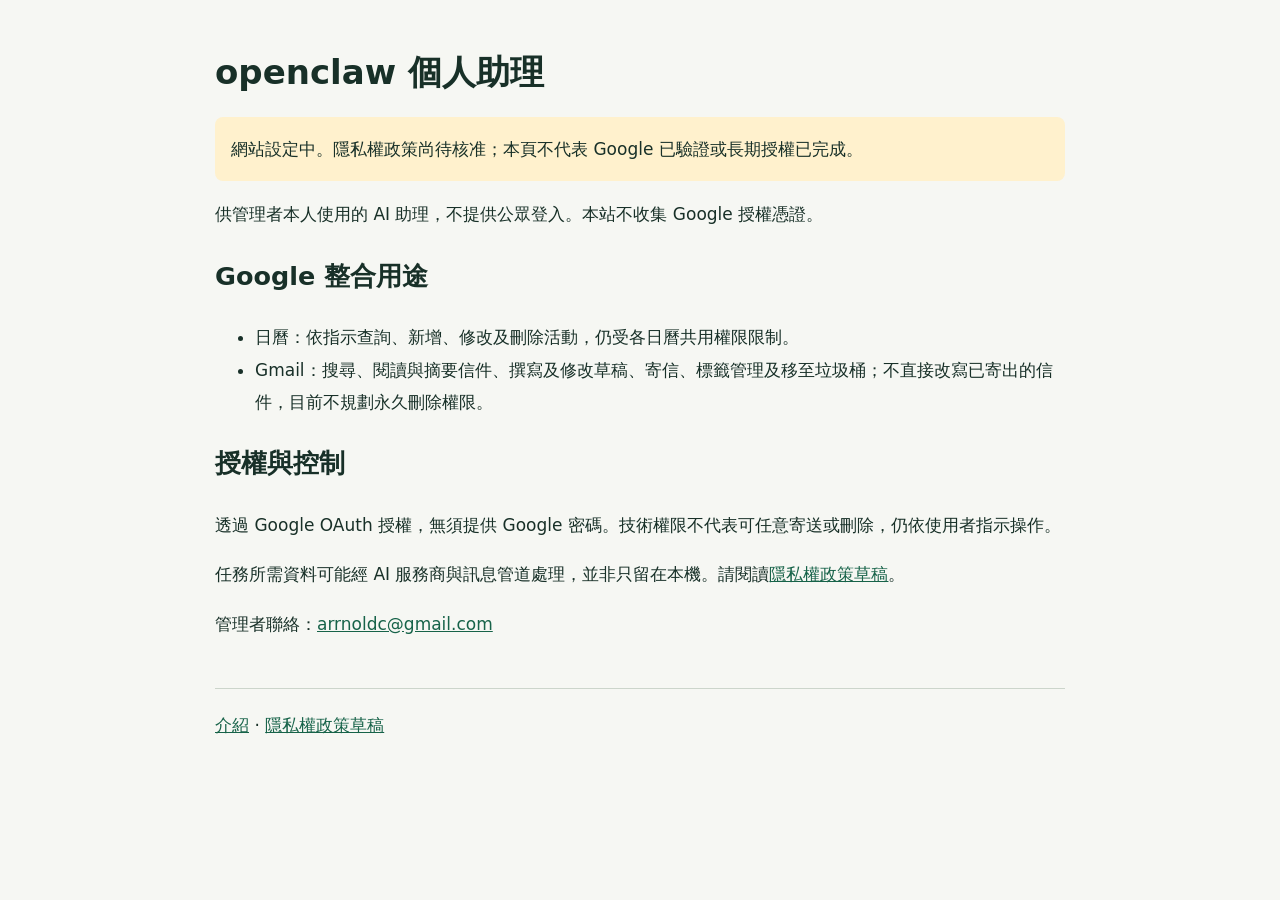
<file: index.html>
<!doctype html><html lang="zh-Hant"><head><meta charset="utf-8"><meta name="viewport" content="width=device-width,initial-scale=1"><meta name="robots" content="noindex"><title>openclaw 個人助理</title><link rel="stylesheet" href="style.css"></head><body><h1>openclaw 個人助理</h1><aside>網站設定中。隱私權政策尚待核准；本頁不代表 Google 已驗證或長期授權已完成。</aside><p>供管理者本人使用的 AI 助理，不提供公眾登入。本站不收集 Google 授權憑證。</p><h2>Google 整合用途</h2><ul><li>日曆：依指示查詢、新增、修改及刪除活動，仍受各日曆共用權限限制。</li><li>Gmail：搜尋、閱讀與摘要信件、撰寫及修改草稿、寄信、標籤管理及移至垃圾桶；不直接改寫已寄出的信件，目前不規劃永久刪除權限。</li></ul><h2>授權與控制</h2><p>透過 Google OAuth 授權，無須提供 Google 密碼。技術權限不代表可任意寄送或刪除，仍依使用者指示操作。</p><p>任務所需資料可能經 AI 服務商與訊息管道處理，並非只留在本機。請閱讀<a href="privacy.html">隱私權政策草稿</a>。</p><p>管理者聯絡：<a href="mailto:arrnoldc@gmail.com">arrnoldc@gmail.com</a></p><footer><a href="./">介紹</a> · <a href="privacy.html">隱私權政策草稿</a></footer></body></html>
</file>
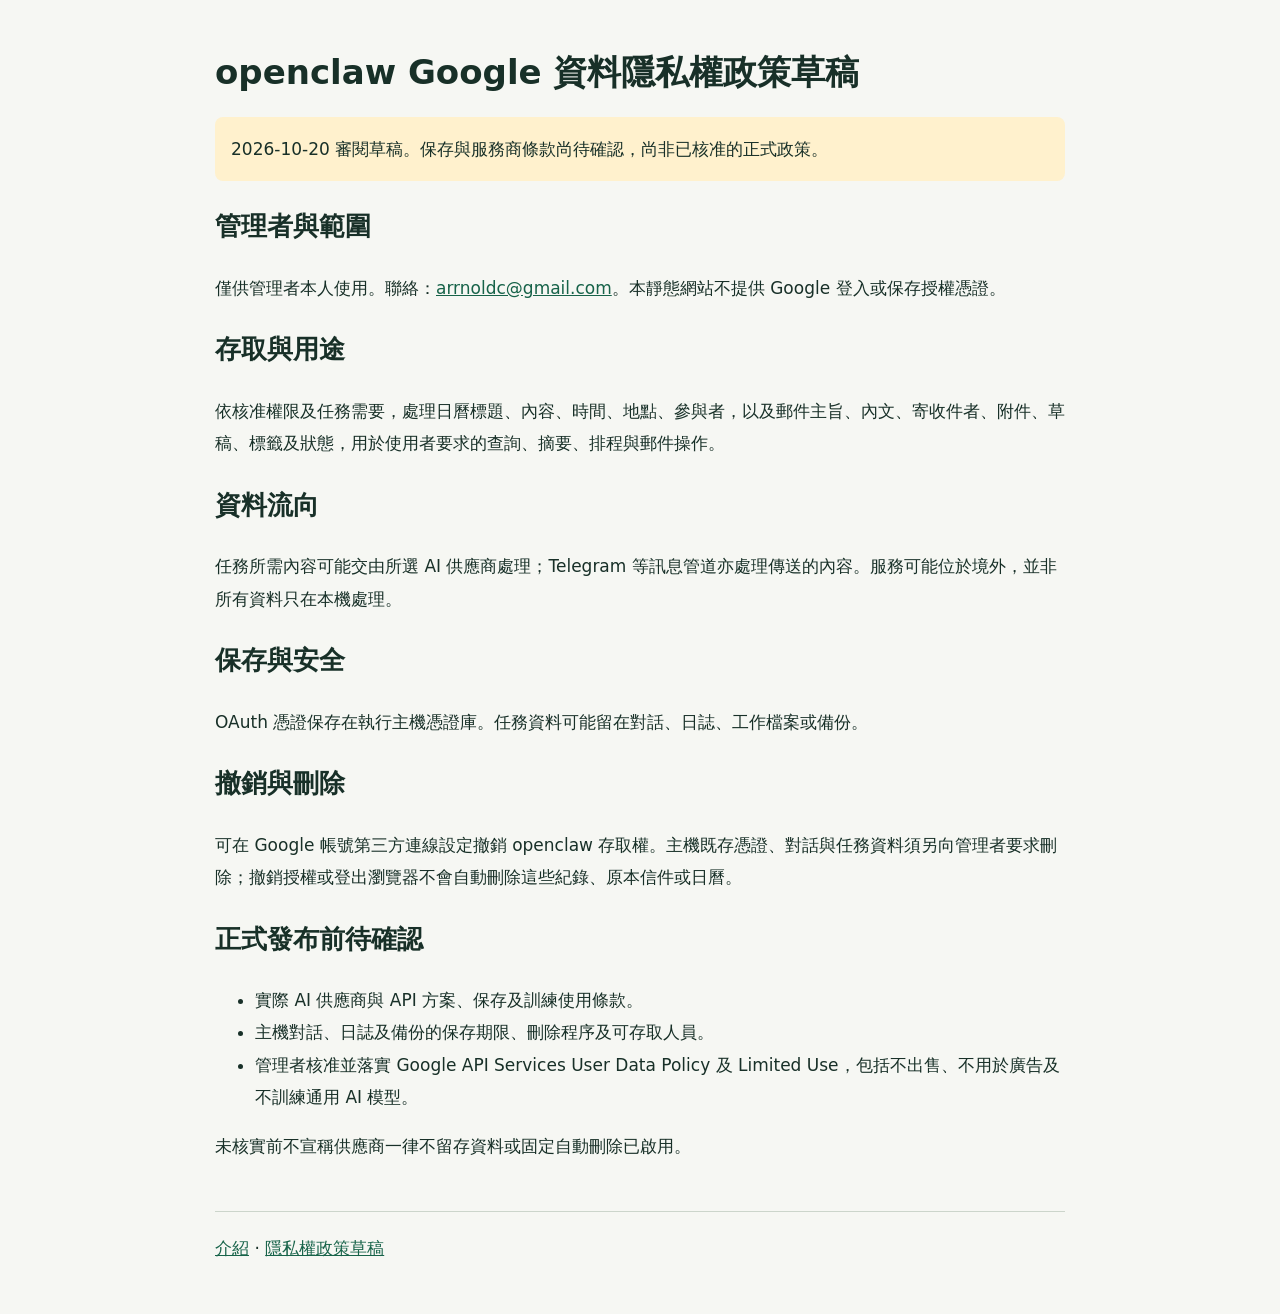
<file: privacy.html>
<!doctype html><html lang="zh-Hant"><head><meta charset="utf-8"><meta name="viewport" content="width=device-width,initial-scale=1"><meta name="robots" content="noindex"><title>openclaw 隱私權政策草稿</title><link rel="stylesheet" href="style.css"></head><body><h1>openclaw Google 資料隱私權政策草稿</h1><aside>2026-10-20 審閱草稿。保存與服務商條款尚待確認，尚非已核准的正式政策。</aside><h2>管理者與範圍</h2><p>僅供管理者本人使用。聯絡：<a href="mailto:arrnoldc@gmail.com">arrnoldc@gmail.com</a>。本靜態網站不提供 Google 登入或保存授權憑證。</p><h2>存取與用途</h2><p>依核准權限及任務需要，處理日曆標題、內容、時間、地點、參與者，以及郵件主旨、內文、寄收件者、附件、草稿、標籤及狀態，用於使用者要求的查詢、摘要、排程與郵件操作。</p><h2>資料流向</h2><p>任務所需內容可能交由所選 AI 供應商處理；Telegram 等訊息管道亦處理傳送的內容。服務可能位於境外，並非所有資料只在本機處理。</p><h2>保存與安全</h2><p>OAuth 憑證保存在執行主機憑證庫。任務資料可能留在對話、日誌、工作檔案或備份。</p><h2>撤銷與刪除</h2><p>可在 Google 帳號第三方連線設定撤銷 openclaw 存取權。主機既存憑證、對話與任務資料須另向管理者要求刪除；撤銷授權或登出瀏覽器不會自動刪除這些紀錄、原本信件或日曆。</p><h2>正式發布前待確認</h2><ul><li>實際 AI 供應商與 API 方案、保存及訓練使用條款。</li><li>主機對話、日誌及備份的保存期限、刪除程序及可存取人員。</li><li>管理者核准並落實 Google API Services User Data Policy 及 Limited Use，包括不出售、不用於廣告及不訓練通用 AI 模型。</li></ul><p>未核實前不宣稱供應商一律不留存資料或固定自動刪除已啟用。</p><footer><a href="./">介紹</a> · <a href="privacy.html">隱私權政策草稿</a></footer></body></html>
</file>
<file: style.css>
body{max-width:850px;margin:50px auto;padding:0 24px;font:17px/1.9 system-ui,sans-serif;color:#183028;background:#f6f7f3}a{color:#176349}h1{line-height:1.3}aside{padding:16px;background:#fff1cd;border-radius:8px}footer{margin-top:48px;border-top:1px solid #ccd5cb;padding-top:20px}
</file>
